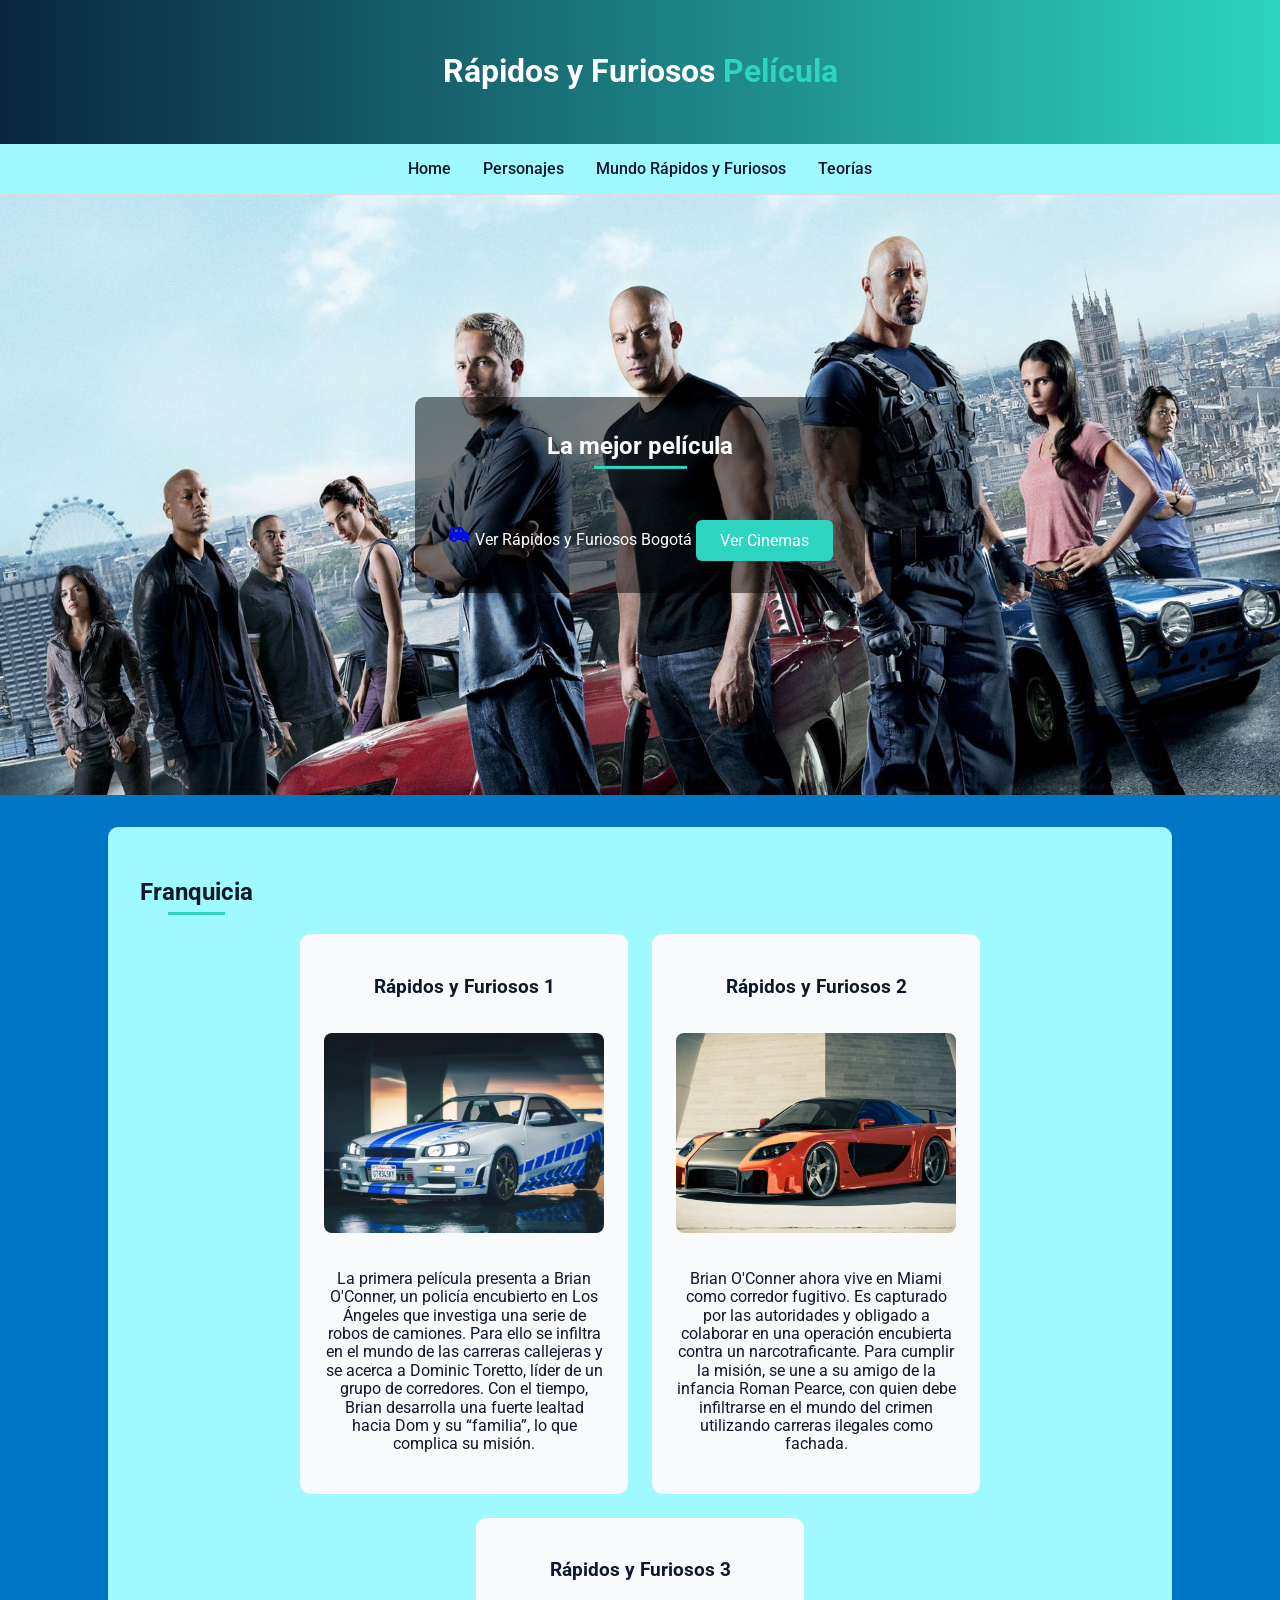
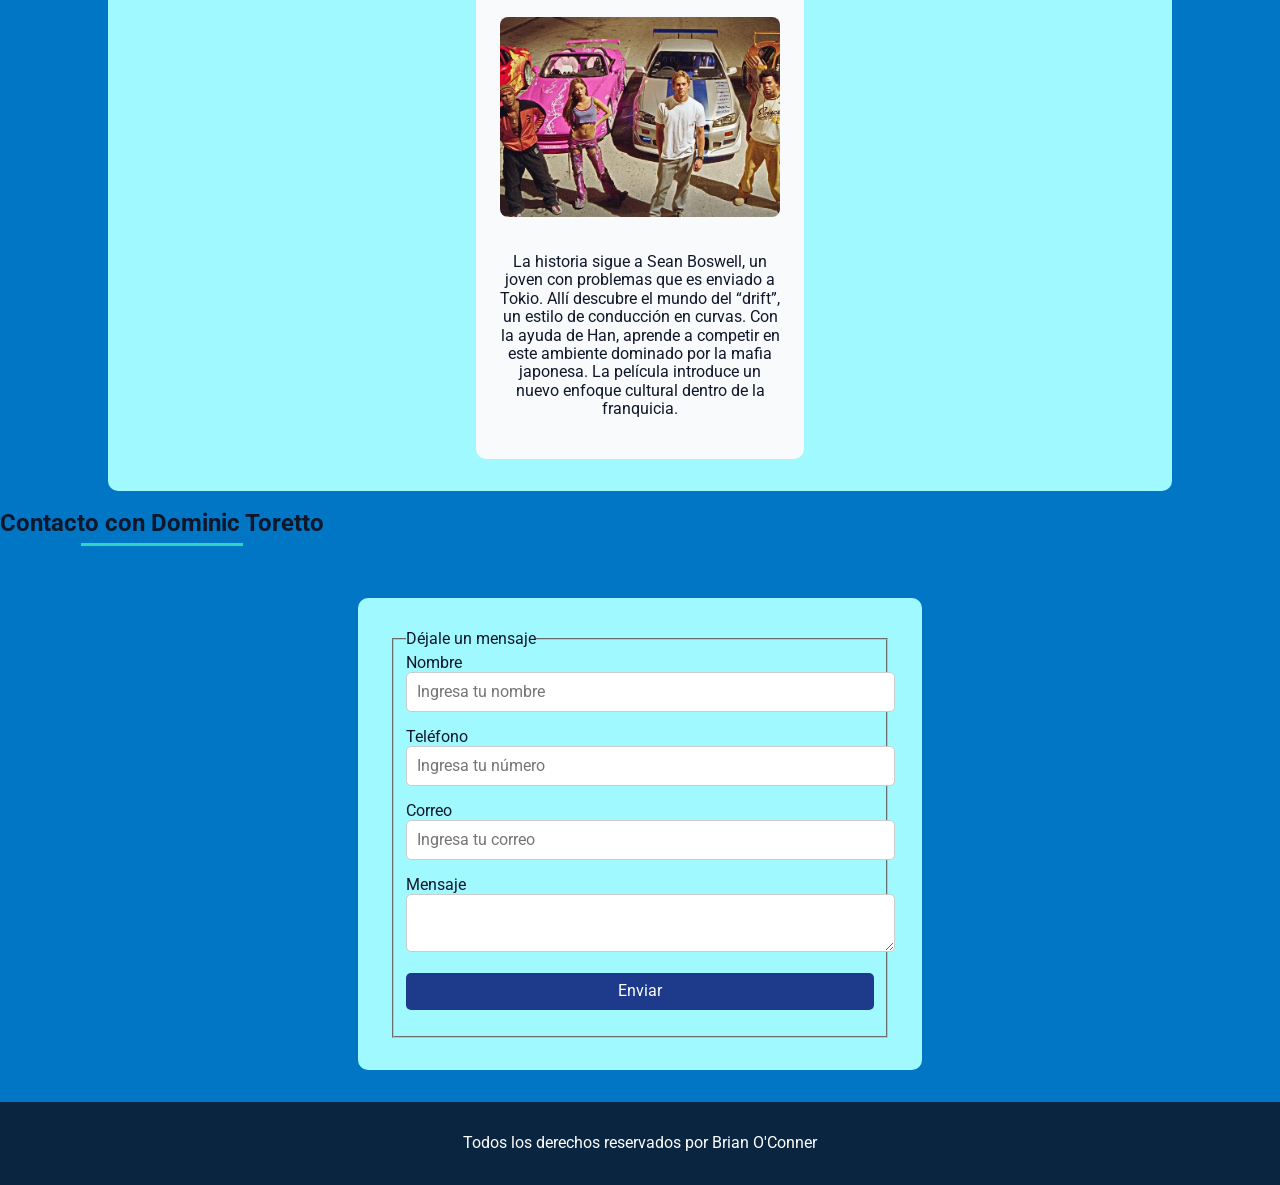
<file: index.html>
<!DOCTYPE html>
<html lang="es">
<head>
    <meta charset="UTF-8">
    <meta name="viewport" content="width=device-width, initial-scale=1.0">
    <title>Rápidos y Furiosos</title>
    <meta name="description" content="Película">
    <link rel="stylesheet" href="css/style.css" type="text/css">
    <link rel="stylesheet" href="css/normalize.css" type="text/css">
    <link rel="preconnect" href="https://fonts.googleapis.com">
<link rel="preconnect" href="https://fonts.gstatic.com" crossorigin>
<link href="https://fonts.googleapis.com/css2?family=Roboto:ital,wght@0,100..900;1,100..900&display=swap" rel="stylesheet">
</head>
<body>
    <header>
    <h1 class="titulo">Rápidos y Furiosos <span>Película</span></h1>
    </header>

    <div class="nav-bg">
    <nav class="navegacion-principal contenedor">
        <a href="index.html"> Home</a>
        <a href="Personajes.html">Personajes</a>
        <a href="Mundo-Rápidos y Furiosos.html">Mundo Rápidos y Furiosos</a>
        <a href="Teorías.html">Teorías</a>
    </nav>
    </div>

    <section class="hero">
        <img src="img/Banner.jpg" alt="Rápidos y Furiosos">
    
<div class="contenido-hero">
        <h2> La mejor película</h2>
    
        <p><svg xmlns="http://www.w3.org/2000/svg" width="24" height="24" viewBox="0 0 24 24" 
        fill="#0008ff" class="icon icon-tabler icons-tabler-filled icon-tabler-car"><path 
        stroke="none" d="M0 0h24v24H0z" fill="none"/><path d="M14 5a1 1 0 0 1 .694 .28l.087 
        .095l3.699 4.625h.52a3 3 0 0 1 2.995 2.824l.005 .176v4a1 1 0 0 1 -1 1h-1.171a3.001 3.001 
        0 0 1 -5.658 0h-4.342a3.001 3.001 0 0 1 -5.658 0h-1.171a1 1 0 0 1 -1 -1v-6l.007 -.117l.008 
        -.056l.017 -.078l.012 -.036l.014 -.05l2.014 -5.034a1 1 0 0 1 .928 -.629zm-7 11a1 1 0 1 0 0 
        2a1 1 0 0 0 0 -2m10 0a1 1 0 1 0 0 2a1 1 0 0 0 0 -2m-6 -9h-5.324l-1.2 3h6.524zm2.52 
        0h-.52v3h2.92z" /></svg>
        Ver Rápidos y Furiosos Bogotá
    
        <a class="boton" href="#"> Ver Cinemas</a></p>
    </div>
    </section>

<main class="contenedor sombra">
<h2 class="titulo">Franquicia</h2>

<div class="servicios">

<section class="servicio">
<h3>Rápidos y Furiosos 1</h3>

<img src="img/Carro 1.jpg" width="250">

<p>La primera película presenta a Brian O'Conner, un policía encubierto en Los Ángeles que investiga una serie de robos de camiones. Para ello se infiltra en el mundo de las carreras callejeras y se acerca a Dominic Toretto, líder de un grupo de corredores. Con el tiempo, Brian desarrolla una fuerte lealtad hacia Dom y su “familia”, lo que complica su misión.</p>
</section>


<section class="servicio">
<h3>Rápidos y Furiosos 2</h3>

<img src="img/Carro 2.jpg" width="250">

<p>Brian O'Conner ahora vive en Miami como corredor fugitivo. Es capturado por las autoridades y obligado a colaborar en una operación encubierta contra un narcotraficante. Para cumplir la misión, se une a su amigo de la infancia Roman Pearce, con quien debe infiltrarse en el mundo del crimen utilizando carreras ilegales como fachada.</p>
</section>


<section class="servicio">
<h3>Rápidos y Furiosos 3</h3>

<img src="img/Carrera 3.jpg" width="250">

<p>La historia sigue a Sean Boswell, un joven con problemas que es enviado a Tokio. Allí descubre el mundo del “drift”, un estilo de conducción en curvas. Con la ayuda de Han, aprende a competir en este ambiente dominado por la mafia japonesa. La película introduce un nuevo enfoque cultural dentro de la franquicia.</p>
</section>

</div>

</main>

<section>
<h2>Contacto con Dominic Toretto</h2>
<form>
    <fieldset>
        <legend>
            Déjale un mensaje
        </legend>
<div>
<label for="Nombre">Nombre</label>
<input type="text" placeholder="Ingresa tu nombre">
</div>

<div>
<label for="Teléfono"> Teléfono</label>
<input type="tel" placeholder="Ingresa tu número">
</div>

<div>
<label for="email"> Correo</label>
<input type="email" placeholder="Ingresa tu correo">
</div>

<div>
<label for="Mensaje"> Mensaje</label>
<textarea name="Mensaje"></textarea>
</div>

<div>
<input type="submit" value="Enviar">
</div>
    </fieldset>

</form>

</section>

<footer>
    <p>Todos los derechos reservados por Brian O'Conner</p>
</footer>
</body>
</html>
</file>
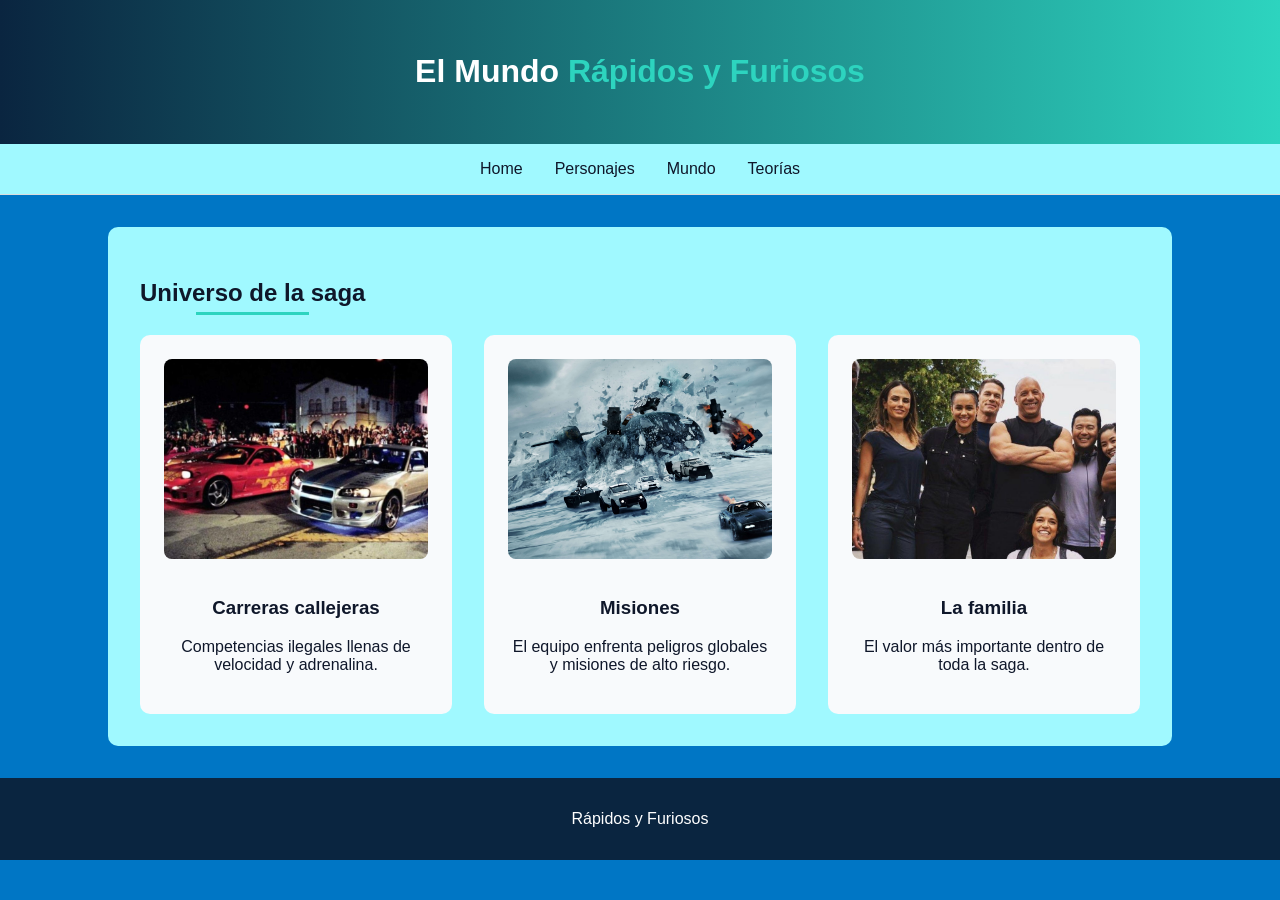
<file: Mundo-Rápidos y Furiosos.html>
<!DOCTYPE html>
<html lang="es">
<head>
<meta charset="UTF-8">
<title>Mundo Rápidos y Furiosos</title>
<link rel="stylesheet" href="css/style.css">
</head>

<body>

<header>
<h1 class="titulo">El Mundo <span>Rápidos y Furiosos</span></h1>
</header>

<div class="nav-bg">
<nav class="navegacion-principal contenedor">
<a href="index.html">Home</a>
<a href="Personajes.html">Personajes</a>
<a href="Mundo-Rápidos y Furiosos.html">Mundo</a>
<a href="Teorías.html">Teorías</a>
</nav>
</div>

<main class="contenedor sombra">

<h2>Universo de la saga</h2>

<div class="mundo">

<section class="mundo-card">
    <img src="img/Carreras.jpg">
    <h3>Carreras callejeras</h3>
    <p>Competencias ilegales llenas de velocidad y adrenalina.</p>
</section>

<section class="mundo-card">
    <img src="img/Misiones.jpg">
    <h3>Misiones</h3>
    <p>El equipo enfrenta peligros globales y misiones de alto riesgo.</p>
</section>

<section class="mundo-card">
    <img src="img/Familia.jpg">
    <h3>La familia</h3>
    <p>El valor más importante dentro de toda la saga.</p>
</section>

</div>
</main>

<footer>
<p>Rápidos y Furiosos</p>
</footer>

</body>
</html>
</file>
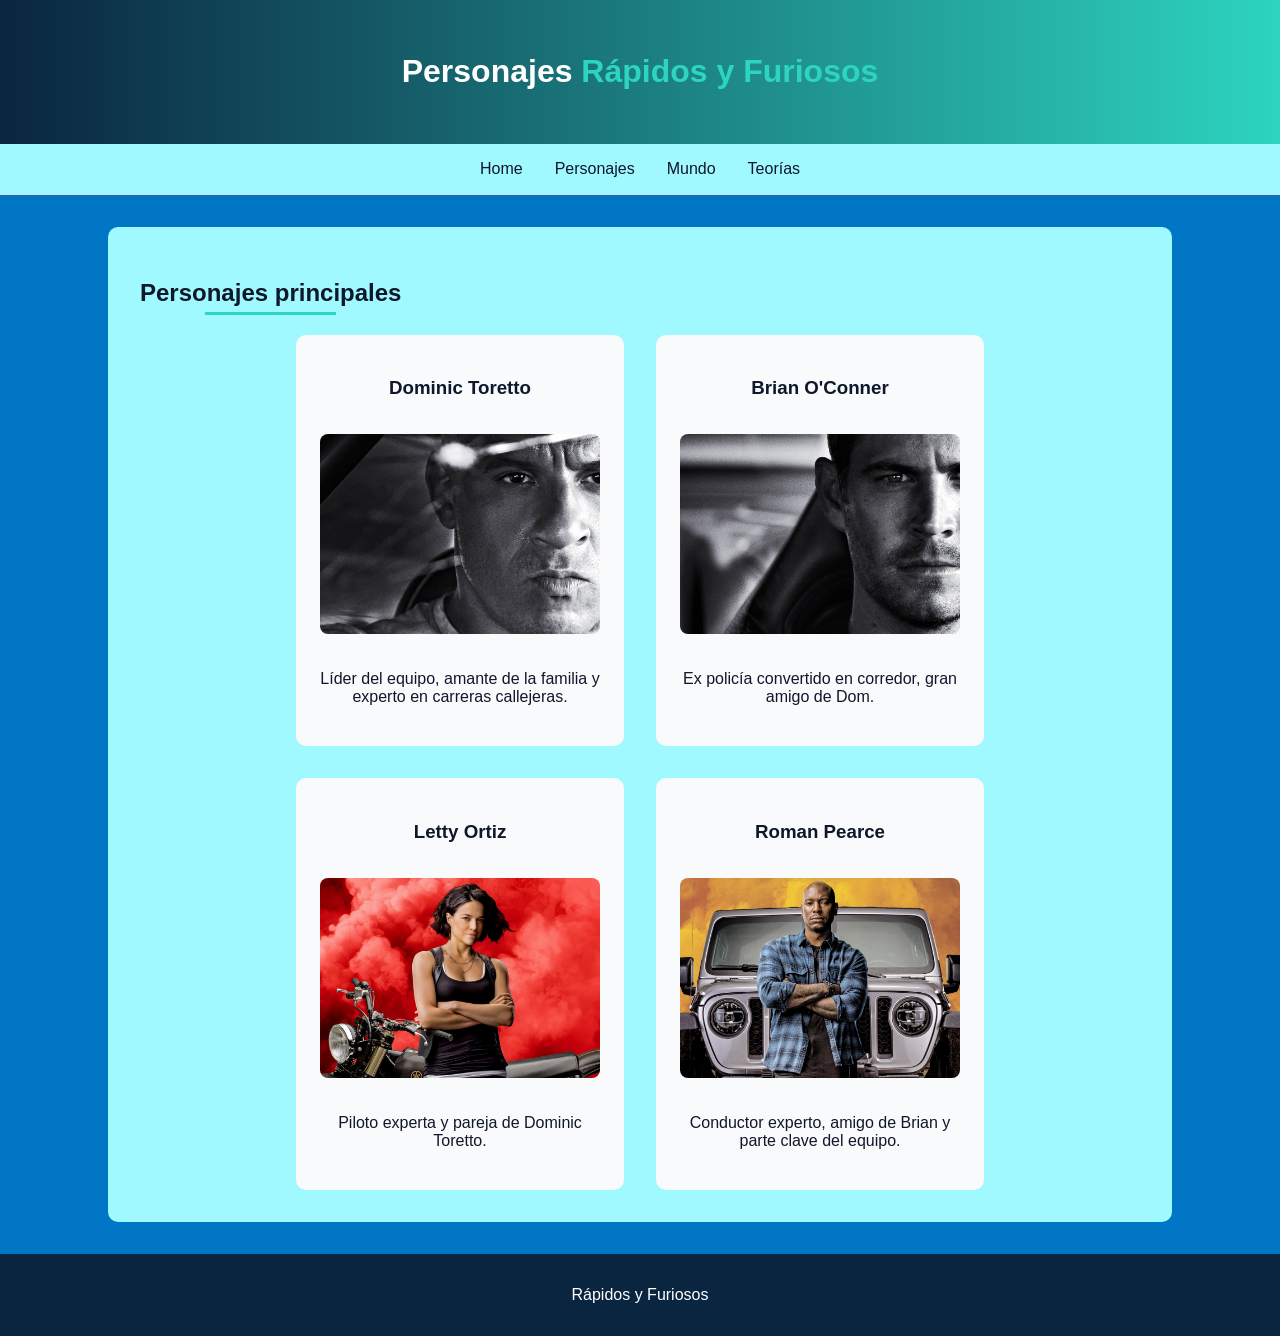
<file: Personajes.html>
<!DOCTYPE html>
<html lang="es">
<head>
<meta charset="UTF-8">
<title>Personajes</title>
<link rel="stylesheet" href="css/style.css">
</head>

<body>

<header>
<h1 class="titulo">Personajes <span>Rápidos y Furiosos</span></h1>
</header>

<div class="nav-bg">
<nav class="navegacion-principal contenedor">
<a href="index.html">Home</a>
<a href="Personajes.html">Personajes</a>
<a href="Mundo-Rápidos y Furiosos.html">Mundo</a>
<a href="Teorías.html">Teorías</a>
</nav>
</div>

<main class="contenedor sombra">

<h2>Personajes principales</h2>

<div class="personajes">
<section class="servicio">
<h3>Dominic Toretto</h3>
<img src="img/Toretto.jpg" width="200">
<p>Líder del equipo, amante de la familia y experto en carreras callejeras.</p>
</section>

<section class="servicio">
<h3>Brian O'Conner</h3>
<img src="img/Brian.jpg" width="200">
<p>Ex policía convertido en corredor, gran amigo de Dom.</p>
</section>

<section class="servicio">
<h3>Letty Ortiz</h3>
<img src="img/Letty.jpg" width="200">
<p>Piloto experta y pareja de Dominic Toretto.</p>
</section>

<section class="servicio">
<h3>Roman Pearce</h3>
<img src="img/Roman.jpg" width="200">
<p>Conductor experto, amigo de Brian y parte clave del equipo.</p>
</section>

</div>
</main>

<footer>
<p>Rápidos y Furiosos</p>
</footer>

</body>
</html>
</file>
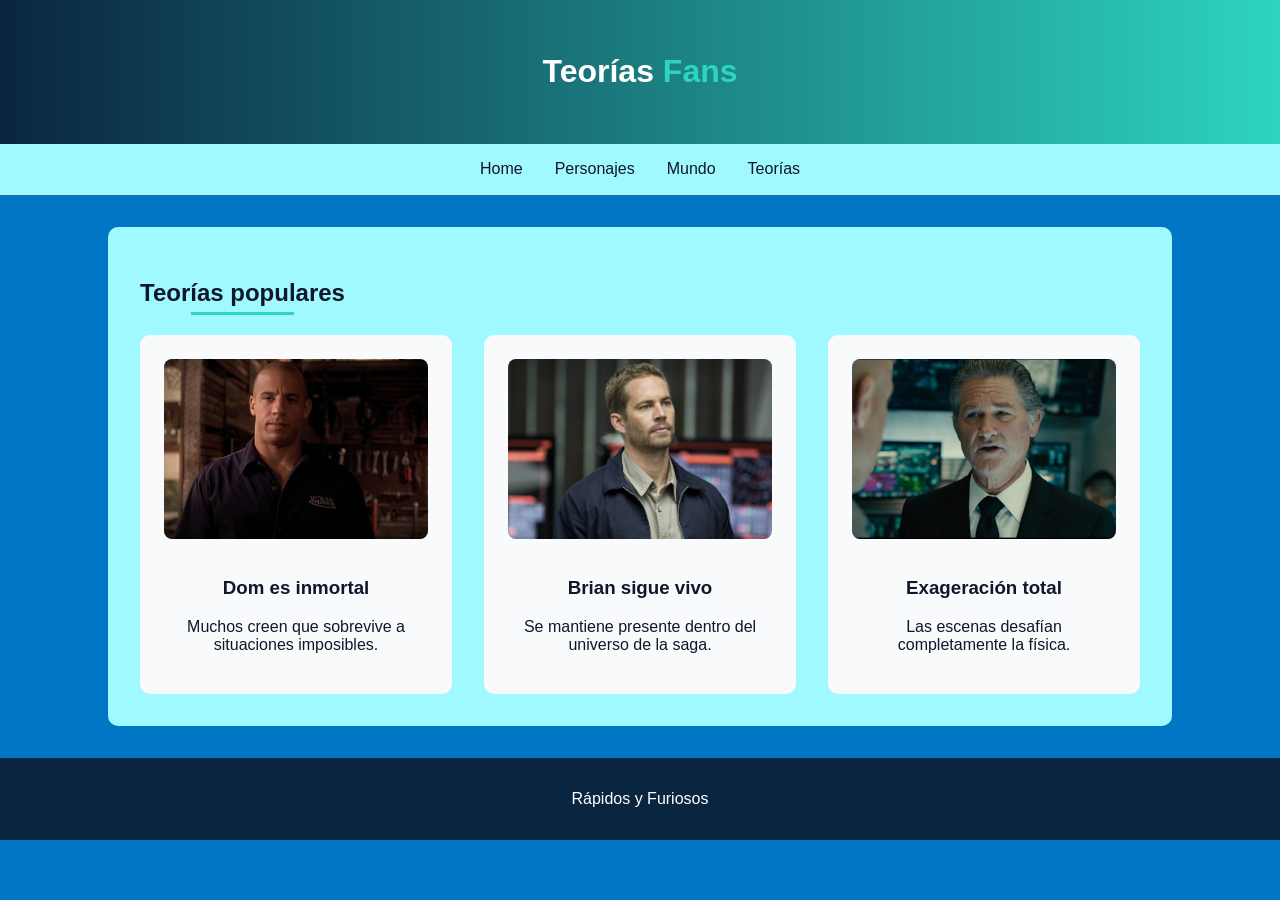
<file: Teorías.html>
<!DOCTYPE html>
<html lang="es">
<head>
<meta charset="UTF-8">
<title>Teorías</title>
<link rel="stylesheet" href="css/style.css">
</head>

<body>

<header>
<h1 class="titulo">Teorías <span>Fans</span></h1>
</header>

<div class="nav-bg">
<nav class="navegacion-principal contenedor">
<a href="index.html">Home</a>
<a href="Personajes.html">Personajes</a>
<a href="Mundo-Rápidos y Furiosos.html">Mundo</a>
<a href="Teorías.html">Teorías</a>
</nav>
</div>

<main class="contenedor sombra">

<h2>Teorías populares</h2>

<div class="teorias">

<section class="teoria">
    <img src="img/Teoría 6.jpg">
    <h3>Dom es inmortal</h3>
    <p>Muchos creen que sobrevive a situaciones imposibles.</p>
</section>

<section class="teoria">
    <img src="img/Teorías.jpg">
    <h3>Brian sigue vivo</h3>
    <p>Se mantiene presente dentro del universo de la saga.</p>
</section>

<section class="teoria">
    <img src="img/Teoría 5.jpg">
    <h3>Exageración total</h3>
    <p>Las escenas desafían completamente la física.</p>
</section>

</div>

</main>

<footer>
<p>Rápidos y Furiosos</p>
</footer>

</body>
</html>
</file>
<file: css/style.css>
:root {
    --azul: #0a2540;
    --azul-claro: #1e3a8a;
    --aguamarina: #2dd4bf;
    --fondo: #0076c5;
    --blanco: #a0f9ff;
    --texto: #0f172a;
}

body {
    background-color: var(--fondo);
    color: var(--texto);
    font-family: 'Roboto', sans-serif;
    margin: 0;
}

header {
    background: linear-gradient(90deg, var(--azul), var(--aguamarina));
    text-align: center;
    padding: 2rem;
    color: white;
}

.titulo span {
    color: var(--aguamarina);
}

.nav-bg {
    background-color: var(--blanco);
    border-bottom: 1px solid #ddd;
}

.navegacion-principal {
    display: flex;
    justify-content: center;
    gap: 2rem;
    padding: 1rem;
}

.navegacion-principal a {
    color: var(--texto);
    text-decoration: none;
    font-weight: 500;
}

.navegacion-principal a:hover {
    color: var(--aguamarina);
}

.hero {
    height: 300px;
    display: flex;
    align-items: center;
    justify-content: center;
    text-align: center;
}

.boton {
    background-color: var(--aguamarina);
    color: white;
    padding: 0.7rem 1.5rem;
    border-radius: 6px;
    text-decoration: none;
    display: inline-block;
    margin-top: 1rem;
}

.contenedor {
    max-width: 1000px;
    margin: 0 auto;
}

.sombra {
    background-color: var(--blanco);
    padding: 2rem;
    border-radius: 10px;
    margin-top: 2rem;
}

.servicios {
    display: flex;
    gap: 1.5rem;
    justify-content: center;
    flex-wrap: wrap;
}

.servicio {
    background-color: #f8fafc;
    padding: 1.5rem;
    border-radius: 10px;
    width: 280px;
    text-align: center;
}

.servicio img {
    margin: 1rem 0;
    border-radius: 8px;
}

h2 {
    text-align: center;
}

form {
    max-width: 500px;
    margin: 2rem auto;
    background: var(--blanco);
    padding: 2rem;
    border-radius: 10px;
}

form div {
    margin-bottom: 1rem;
}

input, textarea {
    width: 100%;
    padding: 0.6rem;
    border: 1px solid #ccc;
    border-radius: 5px;
}

input[type="submit"] {
    background-color: var(--azul-claro);
    color: white;
    border: none;
    cursor: pointer;
}

footer {
    text-align: center;
    padding: 1rem;
    background-color: var(--azul);
    color: white;
    margin-top: 2rem;
}

.contenido-hero {
    background: rgba(0, 0, 0, 0.5);
    padding: 1rem 2rem;
    border-radius: 10px;
    color: white;
}

.hero {
    position: relative;
    width: 100%;
    height: 600px;
    overflow: hidden;
}

.hero img {
    width: 100%;
    height: 100%;
}

.contenido-hero {
    position: absolute;
    top: 50%;
    left: 50%;
    transform: translate(-50%, -50%);
    
    background: rgba(0, 0, 0, 0.5);
    padding: 1rem 2rem;
    border-radius: 10px;
    color: white;
    text-align: center;
}

.personajes {
    display: flex;
    flex-wrap: wrap;
    justify-content: center;
    gap: 2rem;
}

.personaje {
    width: 250px;
    text-align: center;
    background-color: #f8fafc;
    padding: 1rem;
    border-radius: 10px;
}

.mundo {
    display: grid;
    grid-template-columns: repeat(auto-fit, minmax(250px, 1fr));
    gap: 2rem;
}

.mundo-card {
    background-color: #f8fafc;
    padding: 1.5rem;
    border-radius: 10px;
    text-align: center;
}

.mundo-card img {
    width: 100%;
    border-radius: 8px;
    margin-bottom: 1rem;
}

.mundo-card img,
.personaje img,
.servicio img {
    width: 100%;
    height: 200px;
    object-fit: cover;
    border-radius: 8px;
}

.teorias {
    display: grid;
    grid-template-columns: repeat(auto-fit, minmax(250px, 1fr));
    gap: 2rem;
}

.teoria {
    background-color: #f8fafc;
    padding: 1.5rem;
    border-radius: 10px;
    text-align: center;
}

.teoria img {
    width: 100%;
    height: 180px;
    object-fit: cover;
    border-radius: 8px;
    margin-bottom: 1rem;
}

.servicio,
.personaje,
.mundo-card,
.teoria {
    transition: transform 0.3s ease, box-shadow 0.3s ease;
    animation: aparecer 0.6s ease;
}

.servicio:hover,
.personaje:hover,
.mundo-card:hover,
.teoria:hover {
    transform: translateY(-8px);
    box-shadow: 0px 10px 20px rgba(0,0,0,0.15);
}

.servicio img,
.personaje img,
.mundo-card img,
.teoria img {
    transition: transform 0.3s ease;
}

.servicio:hover img,
.personaje:hover img,
.mundo-card:hover img,
.teoria:hover img {
    transform: scale(1.05);
}

.boton {
    transition: background 0.3s ease, transform 0.2s ease;
}

.boton:hover {
    transform: scale(1.05);
    background-color: #0ea5e9;
}

@keyframes aparecer {
    from {
        opacity: 0;
        transform: translateY(20px);
    }
    to {
        opacity: 1;
        transform: translateY(0);
    }
}

.navegacion-principal a {
    position: relative;
}

.navegacion-principal a::after {
    content: "";
    position: absolute;
    left: 0;
    bottom: -3px;
    width: 0;
    height: 2px;
    background-color: #2dd4bf;
    transition: width 0.3s ease;
}

.navegacion-principal a:hover::after {
    width: 100%;
}

h2 {
    position: relative;
    display: inline-block;
}

h2::after {
    content: "";
    display: block;
    width: 50%;
    height: 3px;
    background-color: #2dd4bf;
    margin: 5px auto 0;
    transition: width 0.3s;
}

h2:hover::after {
    width: 80%;
}

.hero {
    overflow: hidden;
}

.hero img {
    transition: transform 5s ease;
}

.hero:hover img {
    transform: scale(1.1);
}

@media (max-width: 768px) {

    .navegacion-principal {
        flex-direction: column;
        align-items: center;
        gap: 1rem;
    }

    .hero {
        height: 250px;
    }

    .contenido-hero {
        padding: 1rem;
    }

    .servicios,
    .personajes,
    .mundo,
    .teorias {
        display: flex;
        flex-direction: column;
        align-items: center;
    }

    .servicio,
    .personaje,
    .mundo-card,
    .teoria {
        width: 90%;
    }

    img {
        height: auto;
    }

    form {
        width: 90%;
    }
}
</file>
